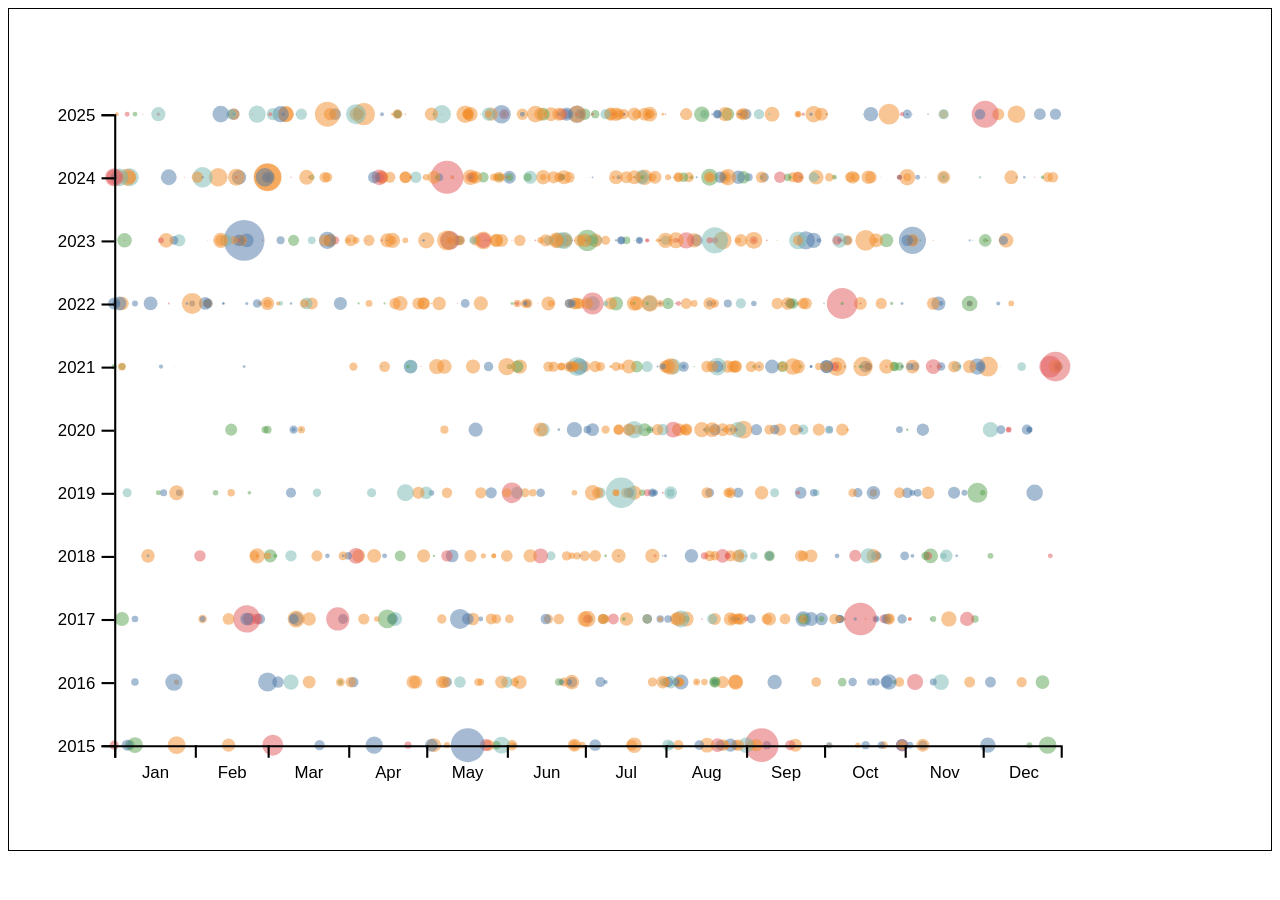
<file: bubble.html>
<!DOCTYPE html>
<html>
    <head>
    
        <meta http-equiv="content-type" content="text/html; charset=UTF-8" />
        <meta name="viewport" content="width=device-width,
        initial-scale=1.0, maximum-scale=1.0, user-scalable=no" />
        <meta name="title" content= "Mountain Rescue">
        <meta name="description" content="Wasdale Mountain Rescue Incident Analysis">
        <meta name="author" content="Shi Min Chua">


        <meta property="og:title" content="Mountain Rescue">
        <meta property="og:type" content="website">
        <!-- <meta property='og:image' content='https://raw.githubusercontent.com/Shiminc/UK_diversity_mapping/main/preview.PNG'>
        <meta property="og:url" content="https://shiminc.github.io/UK_diversity_mapping/">
        <meta property="og:description" content="Choropleth map illustrating diversity in England/Wales based on ONS country of birth data"> -->
        <meta property="og:locale" content="en_UK">
        <base target="_blank">

        <link rel="stylesheet" href="styles.css">

        <script>
            L_NO_TOUCH = false;
            L_DISABLE_3D = false;
        </script>


    </head>
    <body>

        <div class = 'chartholder' id ='bubble_chart'></div>


    <script src="javascripts/d3.v7.js"></script>
    <!-- <script src="javascripts/group.js"></script> -->
    <script type="module" src="javascripts/bubble/main_bubble.js"></script> 
 

    <!-- <script src="javascripts/playground.js"></script> -->


    </body>
             
</html>
</file>
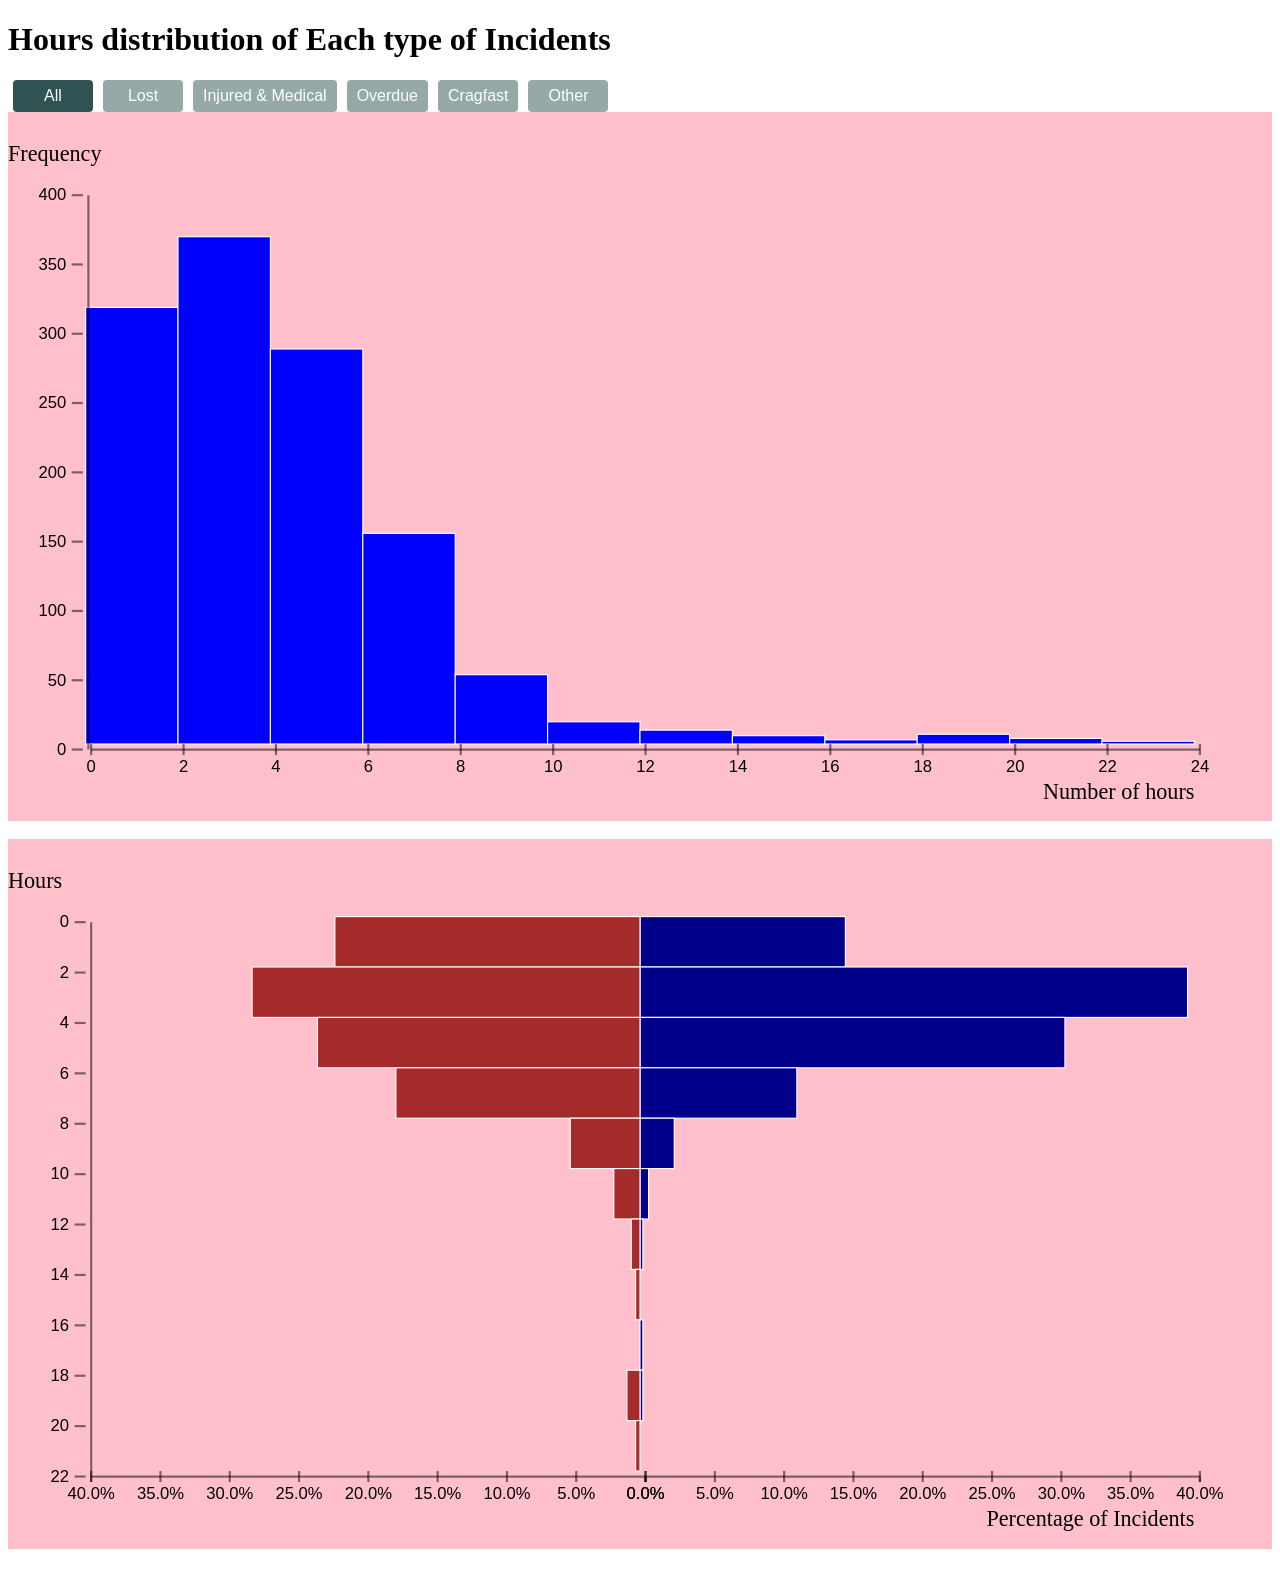
<file: distribution.html>
<!DOCTYPE html>
<html>
    <head>
    
        <meta http-equiv="content-type" content="text/html; charset=UTF-8" />
        <meta name="viewport" content="width=device-width,
        initial-scale=1.0, maximum-scale=1.0, user-scalable=no" />
        <meta name="title" content= "Mountain Rescue">
        <meta name="description" content="Wasdale Mountain Rescue Incident Analysis">
        <meta name="author" content="Shi Min Chua">


        <meta property="og:title" content="Mountain Rescue">
        <meta property="og:type" content="website">
        <!-- <meta property='og:image' content='https://raw.githubusercontent.com/Shiminc/UK_diversity_mapping/main/preview.PNG'>
        <meta property="og:url" content="https://shiminc.github.io/UK_diversity_mapping/">
        <meta property="og:description" content="Choropleth map illustrating diversity in England/Wales based on ONS country of birth data"> -->
        <meta property="og:locale" content="en_UK">
        <base target="_blank">

        <link rel="stylesheet" href="styles.css">

        <script>
            L_NO_TOUCH = false;
            L_DISABLE_3D = false;
        </script>


    </head>
    <body>
        <h1>Hours distribution of Each type of Incidents</h1>

		<div class="legend-container"></div>
        <div class="filters-button"></div>
        <div class = 'chartholder' id ="histogram"></div>
        <br>
        <div class = 'chartholder' id ='pyramid'></div>
        <div class = 'chartholder' id ='box_plot'></div>
        <br>
        <div class = 'chartholder' id ='violin'></div>

    <script src="javascripts/d3.v7.js"></script>
    <!-- <script src="javascripts/group.js"></script> -->
    <script type="module" src="javascripts/distribution/viz_main.js"></script> 


    </body>
             
</html>
</file>
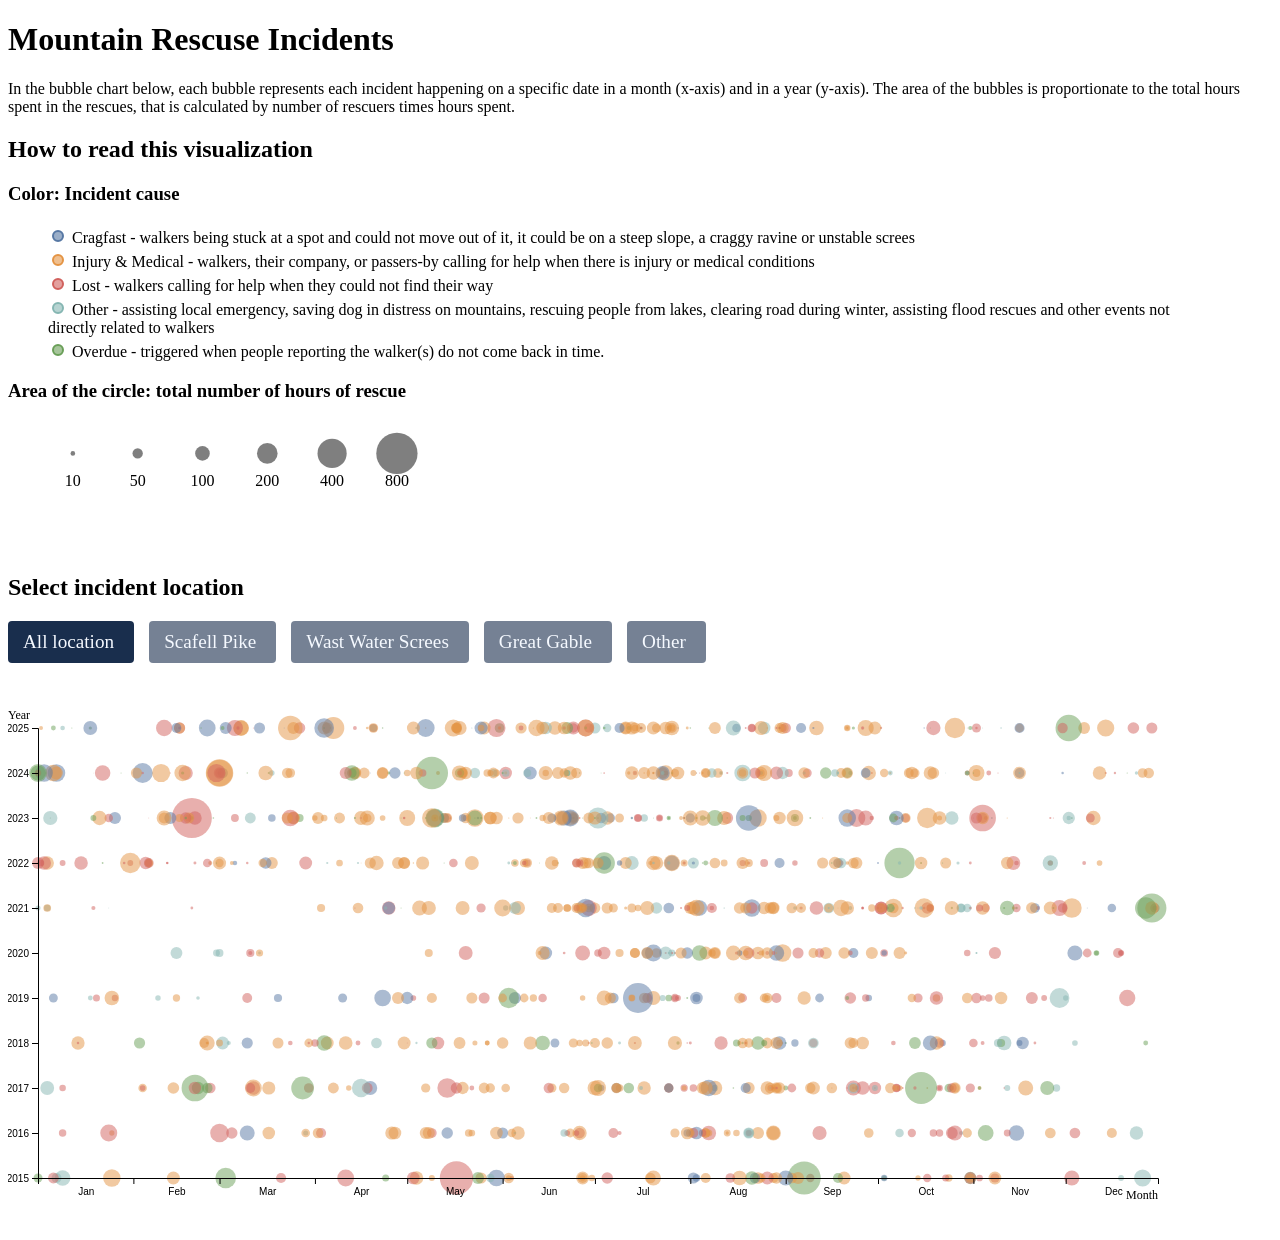
<file: interactive_bubble.html>
<!DOCTYPE html>
<html>
    <head>
    
        <meta http-equiv="content-type" content="text/html; charset=UTF-8" />
        <meta name="viewport" content="width=device-width,
        initial-scale=1.0, maximum-scale=1.0, user-scalable=no" />
        <meta name="title" content= "Mountain Rescue">
        <meta name="description" content="Wasdale Mountain Rescue Incident Analysis">
        <meta name="author" content="Shi Min Chua">


        <meta property="og:title" content="Mountain Rescue">
        <meta property="og:type" content="website">
        <!-- <meta property='og:image' content='https://raw.githubusercontent.com/Shiminc/UK_diversity_mapping/main/preview.PNG'>
        <meta property="og:url" content="https://shiminc.github.io/UK_diversity_mapping/">
        <meta property="og:description" content="Choropleth map illustrating diversity in England/Wales based on ONS country of birth data"> -->
        <meta property="og:locale" content="en_UK">
        <base target="_blank">

        <link rel="stylesheet" href="interactive_bubble.css">

        <script>
            L_NO_TOUCH = false;
            L_DISABLE_3D = false;
        </script>


    </head>
    <body>

		<h1>Mountain Rescuse Incidents</h1>
		<div class="intro">In the bubble chart below, each bubble represents each incident happening on a specific date in a month (x-axis) and in a year (y-axis).  The area of the bubbles is proportionate to the total hours spent in the rescues, that is calculated by number of rescuers times hours spent.</div>
		<div class="legend-container">
			<h2>How to read this visualization</h2>
			<div class="legend-sections">
				<div class="legend-section legend-incident-cause">
					<h3>Color: Incident cause</h3>
				</div>
				<div class="legend-section legend-total-hours">
					<h3>Area of the circle: total number of hours of rescue</h3>
				</div>
			</div>
		</div>
		<div class="filters-container">
			<h2>Select incident location</h2>
			<div id="filters"></div>
		</div>
		<div class="responsive-svg-container">
			<div id='scatterplot'></div>
		</div>
		
        
    <script src="javascripts/d3.v7.js"></script>
	<script src="javascripts/interactive_bubble/shared-constants.js"></script>
	<script src="javascripts/interactive_bubble/scatterplot.js"></script>
	<script src="javascripts/interactive_bubble/legend.js"></script>
	<script src="javascripts/interactive_bubble/interactions.js"></script>
	<script src="javascripts/interactive_bubble/load-data.js"></script>

    </body>
             
</html>
</file>
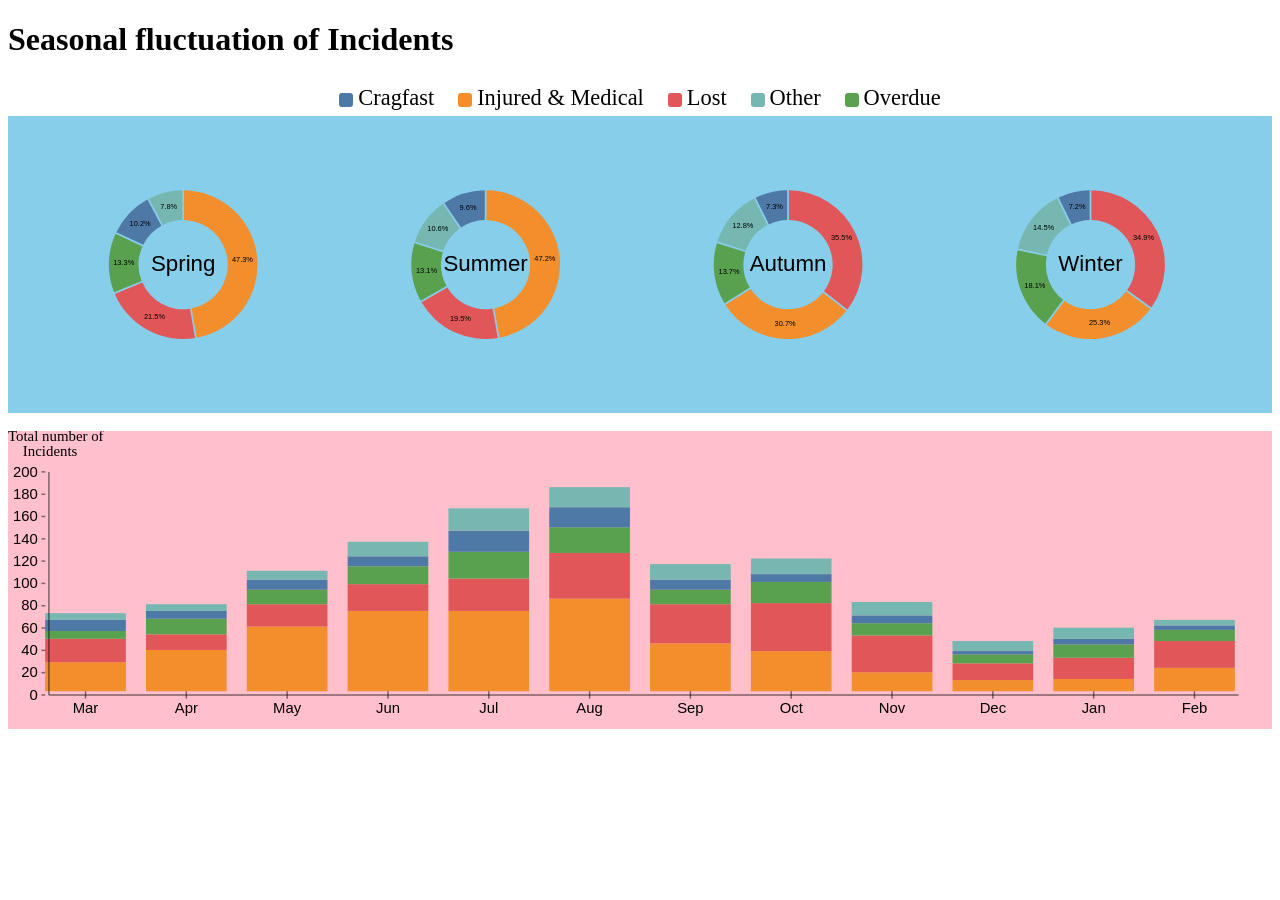
<file: pie_stack.html>
<!DOCTYPE html>
<html>
    <head>
    
        <meta http-equiv="content-type" content="text/html; charset=UTF-8" />
        <meta name="viewport" content="width=device-width,
        initial-scale=1.0, maximum-scale=1.0, user-scalable=no" />
        <meta name="title" content= "Mountain Rescue">
        <meta name="description" content="Wasdale Mountain Rescue Incident Analysis">
        <meta name="author" content="Shi Min Chua">


        <meta property="og:title" content="Mountain Rescue">
        <meta property="og:type" content="website">
        <!-- <meta property='og:image' content='https://raw.githubusercontent.com/Shiminc/UK_diversity_mapping/main/preview.PNG'>
        <meta property="og:url" content="https://shiminc.github.io/UK_diversity_mapping/">
        <meta property="og:description" content="Choropleth map illustrating diversity in England/Wales based on ONS country of birth data"> -->
        <meta property="og:locale" content="en_UK">
        <base target="_blank">

        <link rel="stylesheet" href="styles.css">

        <script>
            L_NO_TOUCH = false;
            L_DISABLE_3D = false;
        </script>


    </head>
    <body>
        <h1>Seasonal fluctuation of Incidents</h1>

		<div class="legend-container"></div>

        <div class = 'chartholder' id ="pie_chart"></div>
        <br>
        <div class = 'chartholder' id ='stacked_chart'></div>


    <script src="javascripts/d3.v7.js"></script>
    <!-- <script src="javascripts/group.js"></script> -->
    <script type="module" src="javascripts/pie_stacked/viz_main.js"></script> 


    </body>
             
</html>
</file>
<file: styles.css>
.chartholder {
    position: relative;
    display: flex;
    justify-content: center;
    width: 100%;
    height: 100%;
    left: 0%;
    top: 0.0%;

}

.axis-x text, .axis-y text {
    font-family: Roboto, sans-serif;
    font-size: 8px
}

.x-axis-bar path,
.x-axis-bar line,
.y-axis-bar line,
.y-axis-bar path {
    stroke-opacity: 0.5
    
}
/* .x-axis-bar path{
    transform: translateX(-0.5px) translateY(-0.5px);    
}
.y-axis-bar line{
    transform: translateX(0) translateY(-0.5px);    
}
.y-axis-bar path {
    transform: translateX(-0.5px) translateY(-0.5px);    
}  */

.y-axis-bar text {
    transform: translateX(2.5px);
}

.x-axis-bar text {
    transform: translateY(-2.5px);
}

.leftAxisLabel-bar text{
    font: 2px
}

.color-legend {
    display: flex;
    justify-content: center;
    flex-wrap: wrap;
    margin: 0;
    padding-left:0;
}

li {
    list-style: none;
}

.color-legend-item {
    margin: 5px 12px;
    font-size:1.4rem;
}

.color-legend span {
    display: inline-block;
}

.color-legend-item-color {
    position: relative;
    top: 2px;
    width: 14px;
    height: 14px;
    margin-right:5px;
    border-radius:3px;
}

rect:hover{
    fill:orange;
}

rect {
    transition: all 0.25s;
}
#filters {
  margin: 10px 0px 5px;
}
.filter {
  min-width: 80px;
  margin: 0 5px;
  padding: 8px 10px;
  font-family: 'Roboto', sans-serif;
  font-size: 16px;
  line-height: 1;
  color: #faffff;
  font-weight: 500;
  background-color: rgba(48, 82, 82, 0.5);
  border: none;
  border-radius: 4px;
  cursor: pointer;
  /* transition: background-color 0.3ms ease-in; */
}

.filter:hover,
.filter.active {
  background-color: rgba(48, 82, 82, 1);
  transition-timing-function: ease-out;
} 

.filter.active {
  cursor: default;
}

.bubbles {
    cursor:pointer;
}
</file>
<file: interactive_bubble.css>
/* Responsive container of the svg element */
.legend-total-hours,
.legend-container,
.responsive-svg-container {
  position: relative;
  width: 100%;
  max-width: 1200px;
}

ul {
    list-style-type: none;
}

.legend-total-hours ul {
    display: flex;
  
}

.incident-cause {
    vertical-align:middle;
}

.bubbles {
    cursor:pointer;
}

/* Filters 
display: flex;
Turns #filters into a flexbox container. Its direct child elements become flex items and are laid out in a row by default.
flex-wrap: wrap;
Allows the flex items to move onto additional lines when there isn't enough horizontal space to fit them all on one line.*/
#filters {
  display: flex;
  flex-wrap: wrap;
}
.filter {
  margin-right: 15px;
  margin-bottom: 15px;
  padding: 10px 20px 10px 15px;
  font-family: inherit;
  background-color: rgba(25, 46, 77, 0.6);
  border-radius: 4px;
  border: none;
  cursor: pointer;
  transition: background-color 200ms ease;
}
.filter-icon,
.filter-text {
  display: inline-block;
  vertical-align: middle;
}
.filter-icon {
  width: 30px;
  height: 30px;
  margin-right: 10px;
  background-repeat: no-repeat;
  background-size: contain;
}
.filter-text {
  font-size: 1.2rem;
  color: #f5f9ff;
}
.filter:hover,
.filter.active {
  background-color: rgba(25, 46, 77, 1);
}
.filter.active {
  cursor: default;
}
</file>
